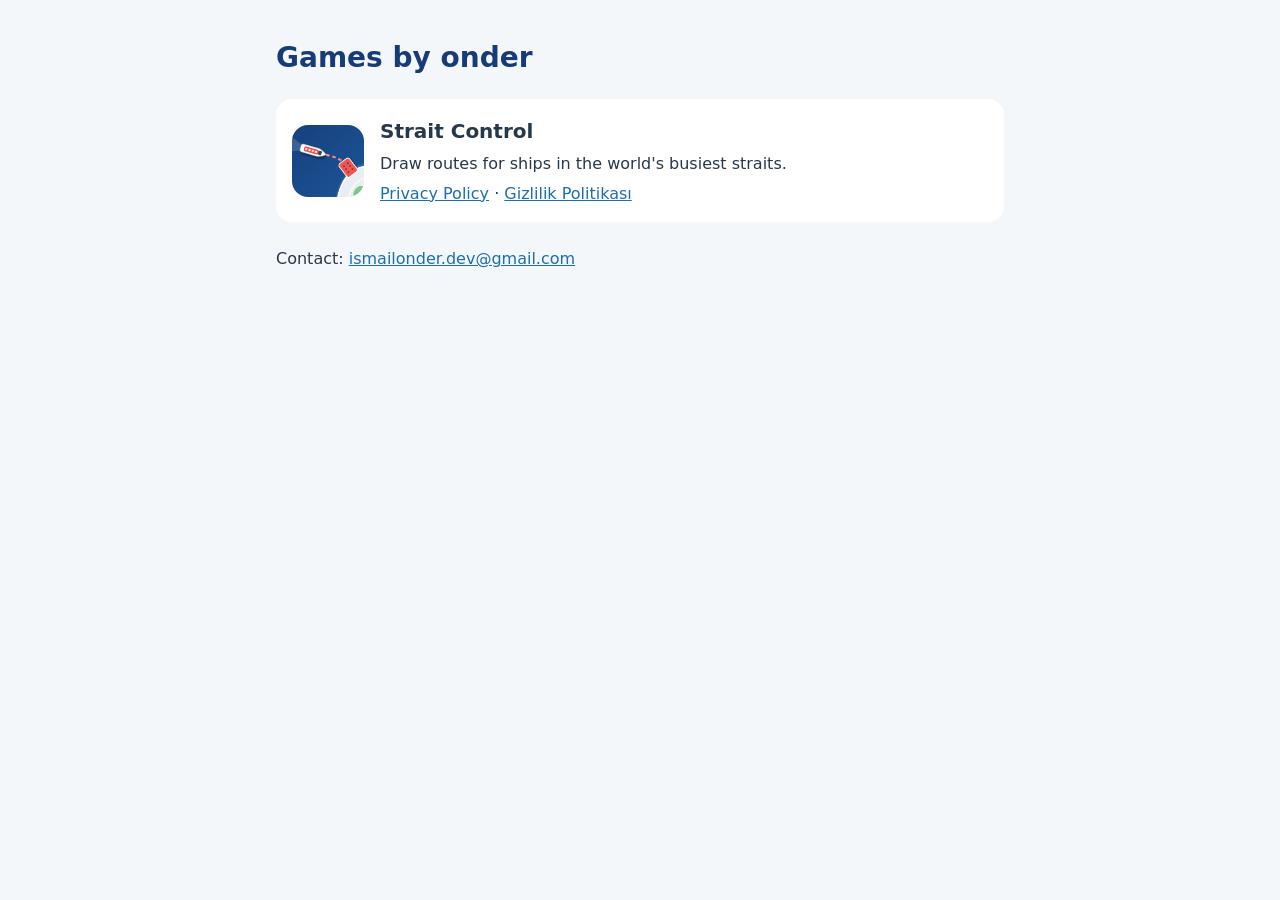
<file: index.html>
<!doctype html>
<html lang="en">
<head>
<meta charset="utf-8">
<meta name="viewport" content="width=device-width, initial-scale=1">
<title>Strait Control</title>
<link rel="stylesheet" href="style.css">
</head>
<body>
<main>
<h1>Games by onder</h1>
<div class="app">
<img src="strait-control/icon.png" alt="Strait Control icon">
<div>
<h2>Strait Control</h2>
<p>Draw routes for ships in the world's busiest straits.</p>
<p><a href="strait-control/privacy.html">Privacy Policy</a> · <a href="strait-control/gizlilik.html" hreflang="tr">Gizlilik Politikası</a></p>
</div>
</div>
<p>Contact: <a href="mailto:ismailonder.dev@gmail.com">ismailonder.dev@gmail.com</a></p>
</main>
</body>
</html>
</file>
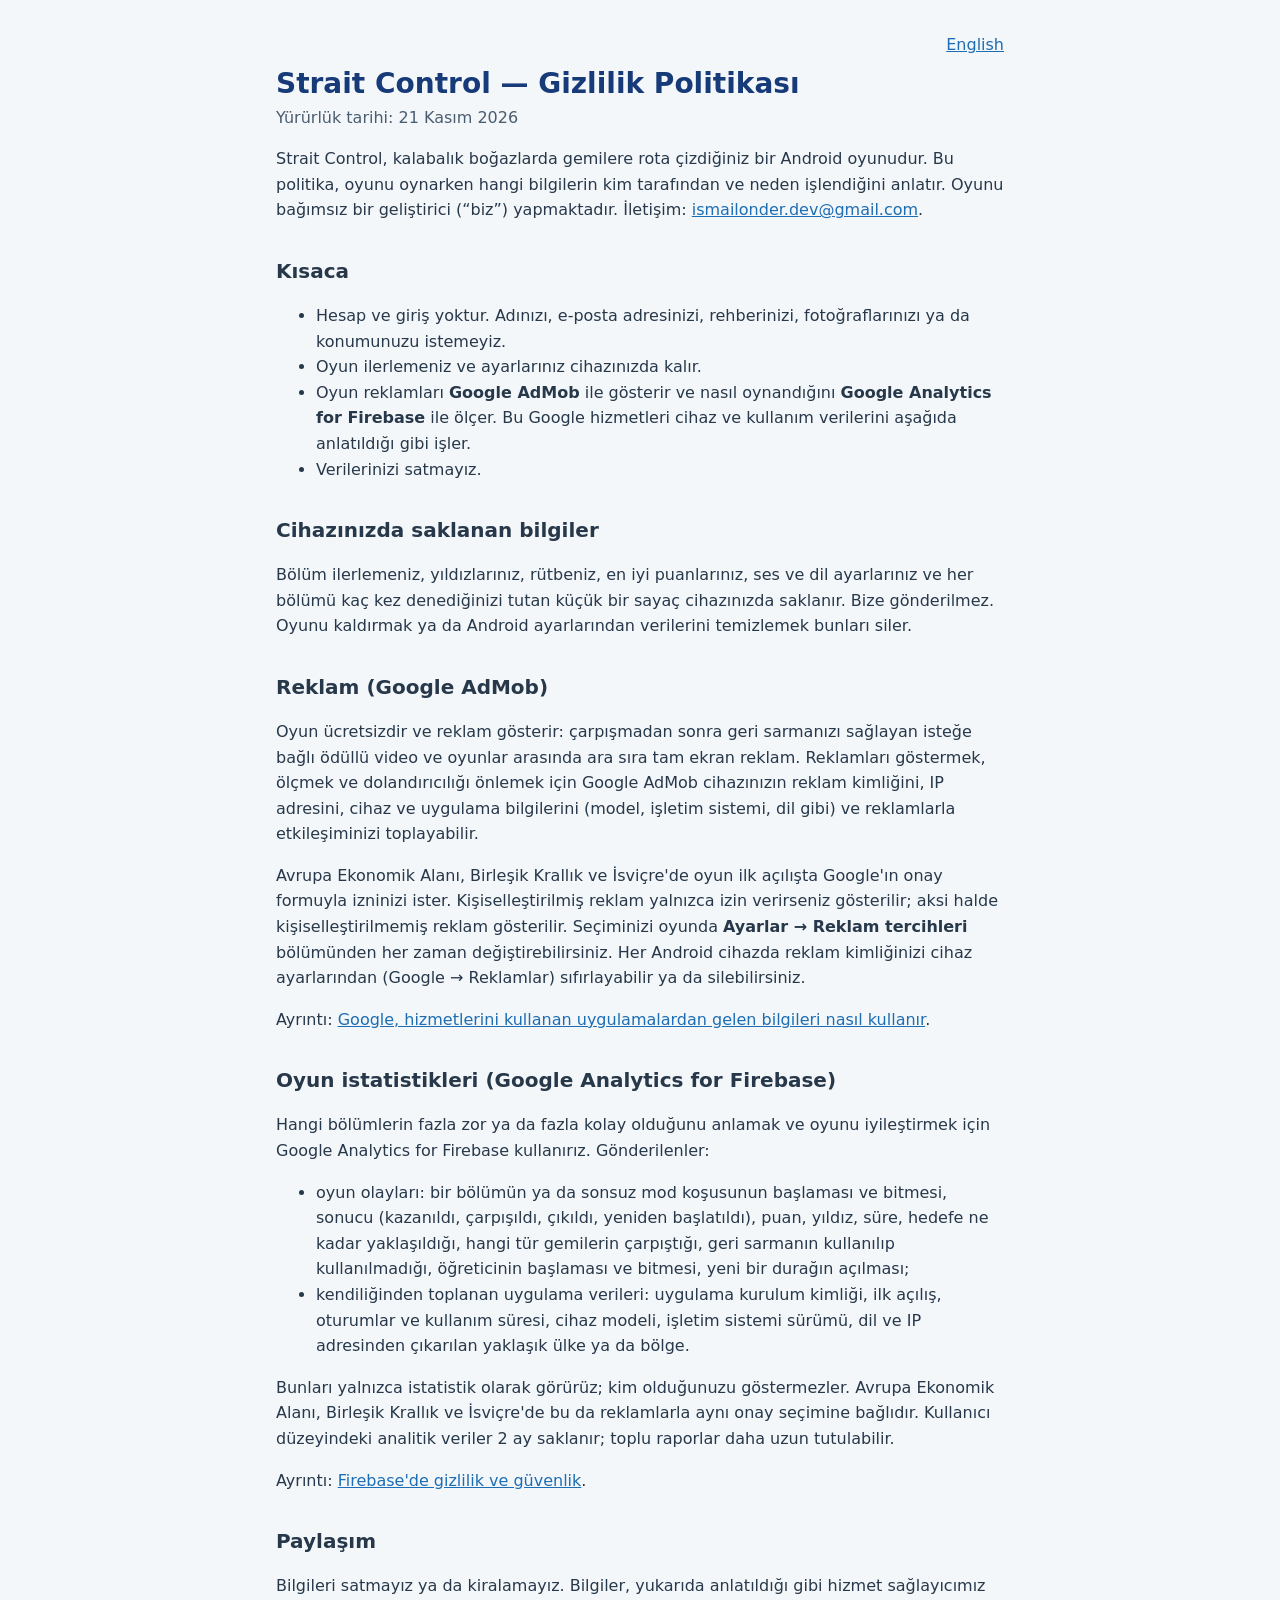
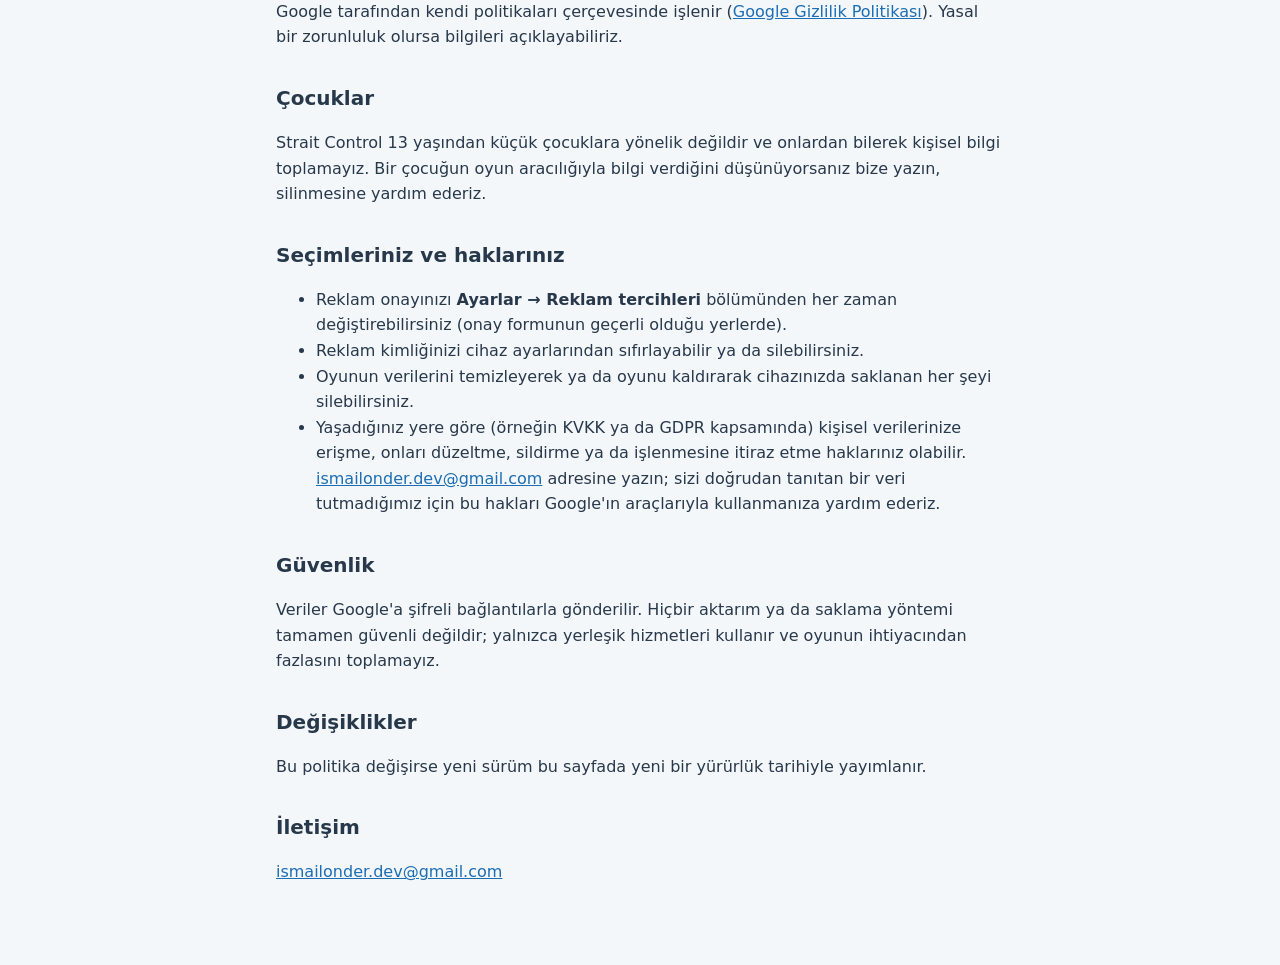
<file: strait-control/gizlilik.html>
<!doctype html>
<html lang="tr">
<head>
<meta charset="utf-8">
<meta name="viewport" content="width=device-width, initial-scale=1">
<title>Strait Control — Gizlilik Politikası</title>
<link rel="stylesheet" href="../style.css">
</head>
<body>
<main>
<p class="lang"><a href="privacy.html" hreflang="en">English</a></p>
<h1>Strait Control — Gizlilik Politikası</h1>
<p class="meta">Yürürlük tarihi: 21 Kasım 2026</p>

<p>Strait Control, kalabalık boğazlarda gemilere rota çizdiğiniz bir Android oyunudur. Bu politika, oyunu oynarken hangi bilgilerin kim tarafından ve neden işlendiğini anlatır. Oyunu bağımsız bir geliştirici (“biz”) yapmaktadır. İletişim: <a href="mailto:ismailonder.dev@gmail.com">ismailonder.dev@gmail.com</a>.</p>

<h2>Kısaca</h2>
<ul>
<li>Hesap ve giriş yoktur. Adınızı, e-posta adresinizi, rehberinizi, fotoğraflarınızı ya da konumunuzu istemeyiz.</li>
<li>Oyun ilerlemeniz ve ayarlarınız cihazınızda kalır.</li>
<li>Oyun reklamları <strong>Google AdMob</strong> ile gösterir ve nasıl oynandığını <strong>Google Analytics for Firebase</strong> ile ölçer. Bu Google hizmetleri cihaz ve kullanım verilerini aşağıda anlatıldığı gibi işler.</li>
<li>Verilerinizi satmayız.</li>
</ul>

<h2>Cihazınızda saklanan bilgiler</h2>
<p>Bölüm ilerlemeniz, yıldızlarınız, rütbeniz, en iyi puanlarınız, ses ve dil ayarlarınız ve her bölümü kaç kez denediğinizi tutan küçük bir sayaç cihazınızda saklanır. Bize gönderilmez. Oyunu kaldırmak ya da Android ayarlarından verilerini temizlemek bunları siler.</p>

<h2>Reklam (Google AdMob)</h2>
<p>Oyun ücretsizdir ve reklam gösterir: çarpışmadan sonra geri sarmanızı sağlayan isteğe bağlı ödüllü video ve oyunlar arasında ara sıra tam ekran reklam. Reklamları göstermek, ölçmek ve dolandırıcılığı önlemek için Google AdMob cihazınızın reklam kimliğini, IP adresini, cihaz ve uygulama bilgilerini (model, işletim sistemi, dil gibi) ve reklamlarla etkileşiminizi toplayabilir.</p>
<p>Avrupa Ekonomik Alanı, Birleşik Krallık ve İsviçre'de oyun ilk açılışta Google'ın onay formuyla izninizi ister. Kişiselleştirilmiş reklam yalnızca izin verirseniz gösterilir; aksi halde kişiselleştirilmemiş reklam gösterilir. Seçiminizi oyunda <strong>Ayarlar → Reklam tercihleri</strong> bölümünden her zaman değiştirebilirsiniz. Her Android cihazda reklam kimliğinizi cihaz ayarlarından (Google → Reklamlar) sıfırlayabilir ya da silebilirsiniz.</p>
<p>Ayrıntı: <a href="https://policies.google.com/technologies/partner-sites?hl=tr">Google, hizmetlerini kullanan uygulamalardan gelen bilgileri nasıl kullanır</a>.</p>

<h2>Oyun istatistikleri (Google Analytics for Firebase)</h2>
<p>Hangi bölümlerin fazla zor ya da fazla kolay olduğunu anlamak ve oyunu iyileştirmek için Google Analytics for Firebase kullanırız. Gönderilenler:</p>
<ul>
<li>oyun olayları: bir bölümün ya da sonsuz mod koşusunun başlaması ve bitmesi, sonucu (kazanıldı, çarpışıldı, çıkıldı, yeniden başlatıldı), puan, yıldız, süre, hedefe ne kadar yaklaşıldığı, hangi tür gemilerin çarpıştığı, geri sarmanın kullanılıp kullanılmadığı, öğreticinin başlaması ve bitmesi, yeni bir durağın açılması;</li>
<li>kendiliğinden toplanan uygulama verileri: uygulama kurulum kimliği, ilk açılış, oturumlar ve kullanım süresi, cihaz modeli, işletim sistemi sürümü, dil ve IP adresinden çıkarılan yaklaşık ülke ya da bölge.</li>
</ul>
<p>Bunları yalnızca istatistik olarak görürüz; kim olduğunuzu göstermezler. Avrupa Ekonomik Alanı, Birleşik Krallık ve İsviçre'de bu da reklamlarla aynı onay seçimine bağlıdır. Kullanıcı düzeyindeki analitik veriler 2 ay saklanır; toplu raporlar daha uzun tutulabilir.</p>
<p>Ayrıntı: <a href="https://firebase.google.com/support/privacy">Firebase'de gizlilik ve güvenlik</a>.</p>

<h2>Paylaşım</h2>
<p>Bilgileri satmayız ya da kiralamayız. Bilgiler, yukarıda anlatıldığı gibi hizmet sağlayıcımız Google tarafından kendi politikaları çerçevesinde işlenir (<a href="https://policies.google.com/privacy?hl=tr">Google Gizlilik Politikası</a>). Yasal bir zorunluluk olursa bilgileri açıklayabiliriz.</p>

<h2>Çocuklar</h2>
<p>Strait Control 13 yaşından küçük çocuklara yönelik değildir ve onlardan bilerek kişisel bilgi toplamayız. Bir çocuğun oyun aracılığıyla bilgi verdiğini düşünüyorsanız bize yazın, silinmesine yardım ederiz.</p>

<h2>Seçimleriniz ve haklarınız</h2>
<ul>
<li>Reklam onayınızı <strong>Ayarlar → Reklam tercihleri</strong> bölümünden her zaman değiştirebilirsiniz (onay formunun geçerli olduğu yerlerde).</li>
<li>Reklam kimliğinizi cihaz ayarlarından sıfırlayabilir ya da silebilirsiniz.</li>
<li>Oyunun verilerini temizleyerek ya da oyunu kaldırarak cihazınızda saklanan her şeyi silebilirsiniz.</li>
<li>Yaşadığınız yere göre (örneğin KVKK ya da GDPR kapsamında) kişisel verilerinize erişme, onları düzeltme, sildirme ya da işlenmesine itiraz etme haklarınız olabilir. <a href="mailto:ismailonder.dev@gmail.com">ismailonder.dev@gmail.com</a> adresine yazın; sizi doğrudan tanıtan bir veri tutmadığımız için bu hakları Google'ın araçlarıyla kullanmanıza yardım ederiz.</li>
</ul>

<h2>Güvenlik</h2>
<p>Veriler Google'a şifreli bağlantılarla gönderilir. Hiçbir aktarım ya da saklama yöntemi tamamen güvenli değildir; yalnızca yerleşik hizmetleri kullanır ve oyunun ihtiyacından fazlasını toplamayız.</p>

<h2>Değişiklikler</h2>
<p>Bu politika değişirse yeni sürüm bu sayfada yeni bir yürürlük tarihiyle yayımlanır.</p>

<h2>İletişim</h2>
<p><a href="mailto:ismailonder.dev@gmail.com">ismailonder.dev@gmail.com</a></p>
</main>
</body>
</html>
</file>
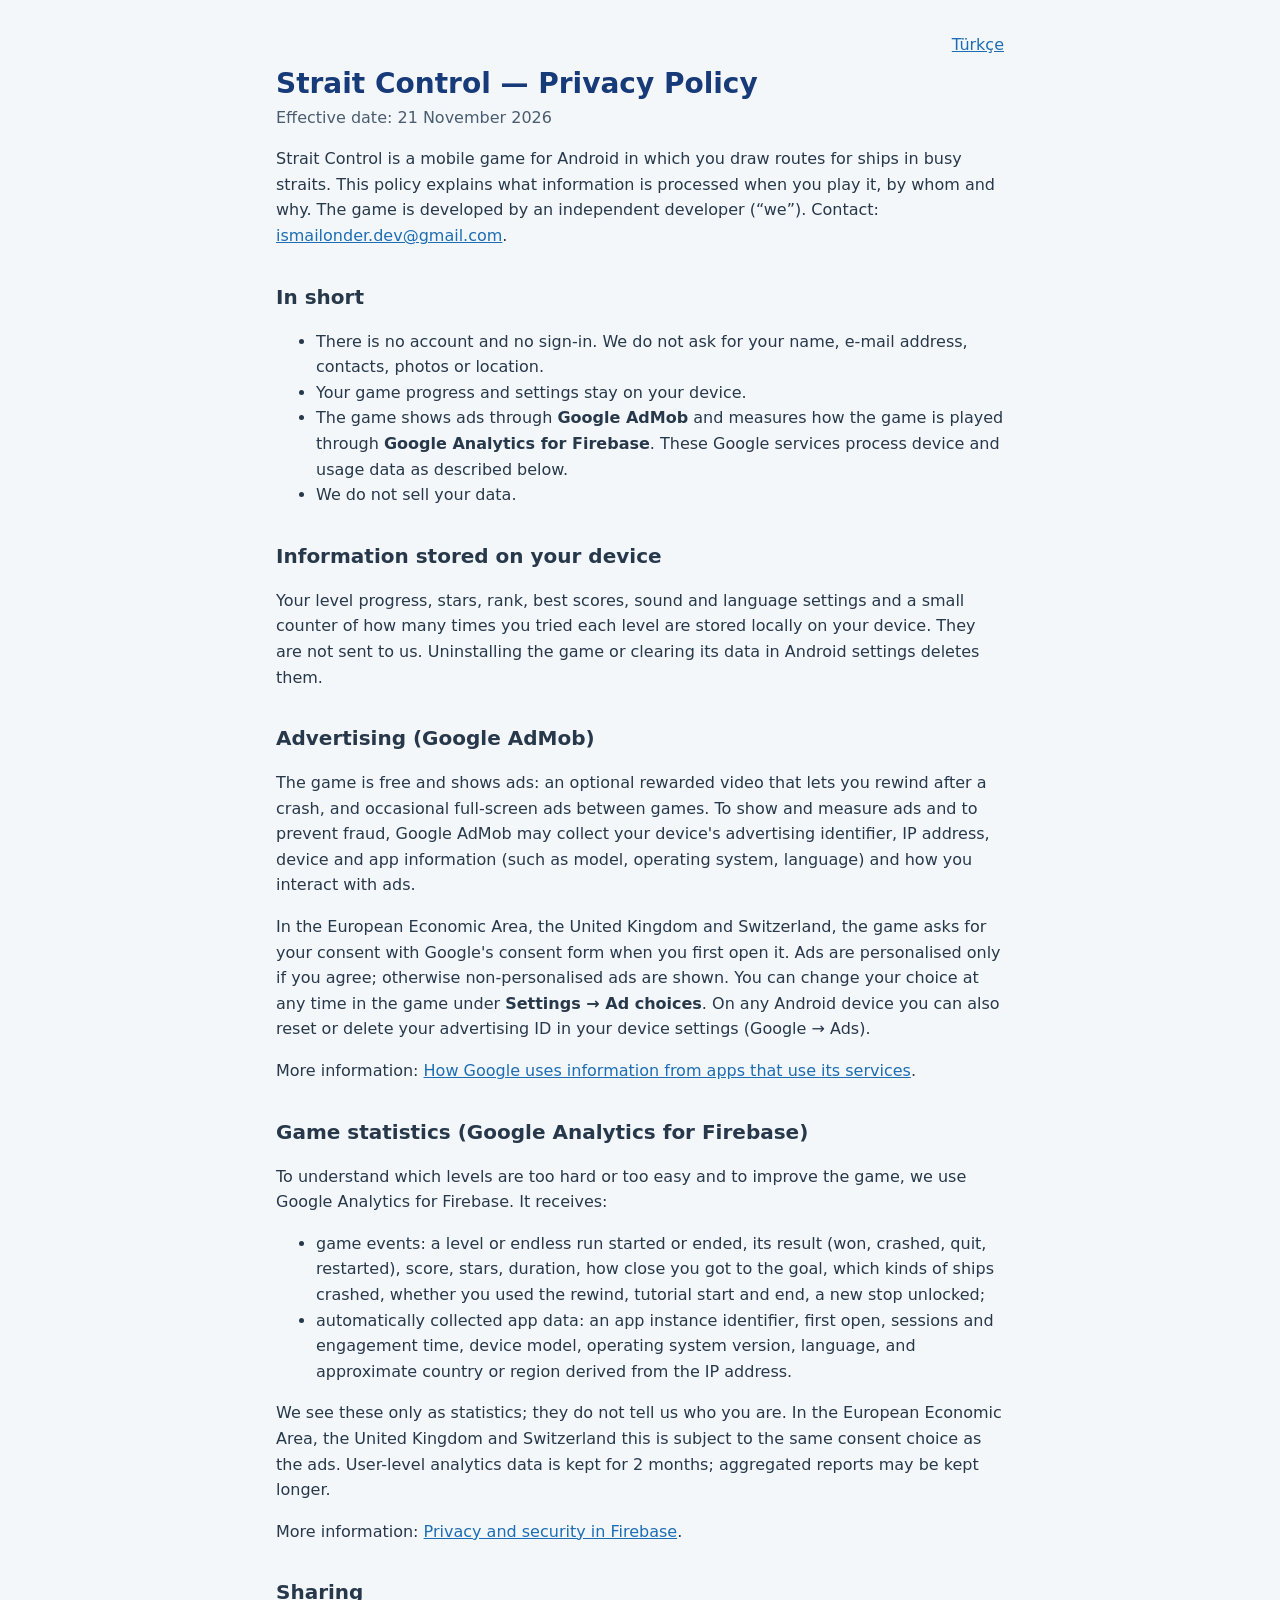
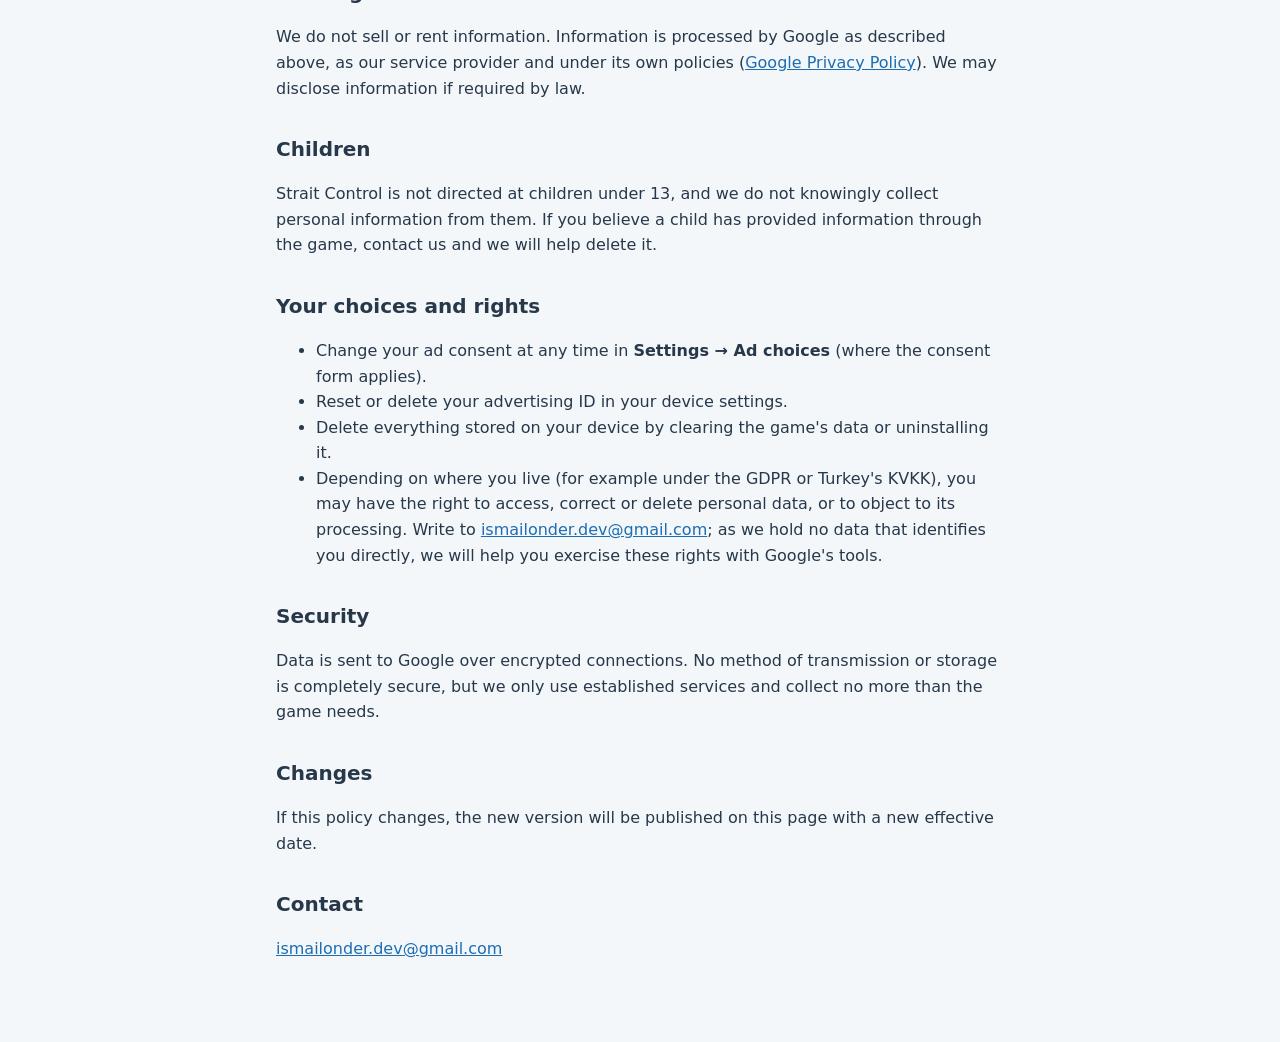
<file: strait-control/privacy.html>
<!doctype html>
<html lang="en">
<head>
<meta charset="utf-8">
<meta name="viewport" content="width=device-width, initial-scale=1">
<title>Strait Control — Privacy Policy</title>
<link rel="stylesheet" href="../style.css">
</head>
<body>
<main>
<p class="lang"><a href="gizlilik.html" hreflang="tr">Türkçe</a></p>
<h1>Strait Control — Privacy Policy</h1>
<p class="meta">Effective date: 21 November 2026</p>

<p>Strait Control is a mobile game for Android in which you draw routes for ships in busy straits. This policy explains what information is processed when you play it, by whom and why. The game is developed by an independent developer (“we”). Contact: <a href="mailto:ismailonder.dev@gmail.com">ismailonder.dev@gmail.com</a>.</p>

<h2>In short</h2>
<ul>
<li>There is no account and no sign-in. We do not ask for your name, e-mail address, contacts, photos or location.</li>
<li>Your game progress and settings stay on your device.</li>
<li>The game shows ads through <strong>Google AdMob</strong> and measures how the game is played through <strong>Google Analytics for Firebase</strong>. These Google services process device and usage data as described below.</li>
<li>We do not sell your data.</li>
</ul>

<h2>Information stored on your device</h2>
<p>Your level progress, stars, rank, best scores, sound and language settings and a small counter of how many times you tried each level are stored locally on your device. They are not sent to us. Uninstalling the game or clearing its data in Android settings deletes them.</p>

<h2>Advertising (Google AdMob)</h2>
<p>The game is free and shows ads: an optional rewarded video that lets you rewind after a crash, and occasional full-screen ads between games. To show and measure ads and to prevent fraud, Google AdMob may collect your device's advertising identifier, IP address, device and app information (such as model, operating system, language) and how you interact with ads.</p>
<p>In the European Economic Area, the United Kingdom and Switzerland, the game asks for your consent with Google's consent form when you first open it. Ads are personalised only if you agree; otherwise non-personalised ads are shown. You can change your choice at any time in the game under <strong>Settings → Ad choices</strong>. On any Android device you can also reset or delete your advertising ID in your device settings (Google → Ads).</p>
<p>More information: <a href="https://policies.google.com/technologies/partner-sites">How Google uses information from apps that use its services</a>.</p>

<h2>Game statistics (Google Analytics for Firebase)</h2>
<p>To understand which levels are too hard or too easy and to improve the game, we use Google Analytics for Firebase. It receives:</p>
<ul>
<li>game events: a level or endless run started or ended, its result (won, crashed, quit, restarted), score, stars, duration, how close you got to the goal, which kinds of ships crashed, whether you used the rewind, tutorial start and end, a new stop unlocked;</li>
<li>automatically collected app data: an app instance identifier, first open, sessions and engagement time, device model, operating system version, language, and approximate country or region derived from the IP address.</li>
</ul>
<p>We see these only as statistics; they do not tell us who you are. In the European Economic Area, the United Kingdom and Switzerland this is subject to the same consent choice as the ads. User-level analytics data is kept for 2 months; aggregated reports may be kept longer.</p>
<p>More information: <a href="https://firebase.google.com/support/privacy">Privacy and security in Firebase</a>.</p>

<h2>Sharing</h2>
<p>We do not sell or rent information. Information is processed by Google as described above, as our service provider and under its own policies (<a href="https://policies.google.com/privacy">Google Privacy Policy</a>). We may disclose information if required by law.</p>

<h2>Children</h2>
<p>Strait Control is not directed at children under 13, and we do not knowingly collect personal information from them. If you believe a child has provided information through the game, contact us and we will help delete it.</p>

<h2>Your choices and rights</h2>
<ul>
<li>Change your ad consent at any time in <strong>Settings → Ad choices</strong> (where the consent form applies).</li>
<li>Reset or delete your advertising ID in your device settings.</li>
<li>Delete everything stored on your device by clearing the game's data or uninstalling it.</li>
<li>Depending on where you live (for example under the GDPR or Turkey's KVKK), you may have the right to access, correct or delete personal data, or to object to its processing. Write to <a href="mailto:ismailonder.dev@gmail.com">ismailonder.dev@gmail.com</a>; as we hold no data that identifies you directly, we will help you exercise these rights with Google's tools.</li>
</ul>

<h2>Security</h2>
<p>Data is sent to Google over encrypted connections. No method of transmission or storage is completely secure, but we only use established services and collect no more than the game needs.</p>

<h2>Changes</h2>
<p>If this policy changes, the new version will be published on this page with a new effective date.</p>

<h2>Contact</h2>
<p><a href="mailto:ismailonder.dev@gmail.com">ismailonder.dev@gmail.com</a></p>
</main>
</body>
</html>
</file>
<file: style.css>
:root { --ink: #27384A; --muted: #4A5D70; --sea: #173A78; --link: #1C6DB3; --bg: #F4F7FA; --card: #FFFFFF; }
@media (prefers-color-scheme: dark) {
  :root { --ink: #E8F1F7; --muted: #B5C7D6; --sea: #6CC4FA; --link: #6CC4FA; --bg: #0F2140; --card: #173A78; }
}
* { box-sizing: border-box; }
body { margin: 0; background: var(--bg); color: var(--ink); font: 16px/1.6 system-ui, -apple-system, "Segoe UI", Roboto, sans-serif; }
main { max-width: 760px; margin: 0 auto; padding: 32px 16px 64px; }
h1 { color: var(--sea); font-size: 28px; line-height: 1.25; margin: 8px 0 4px; }
h2 { font-size: 20px; margin: 32px 0 8px; }
a { color: var(--link); }
.meta, .lang { color: var(--muted); margin: 0; }
.lang { text-align: right; }
.app { display: flex; gap: 16px; align-items: center; background: var(--card); padding: 16px; border-radius: 16px; margin: 24px 0; }
.app img { width: 72px; height: 72px; border-radius: 16px; }
.app h2 { margin: 0; }
.app p { margin: 4px 0 0; }
</file>
